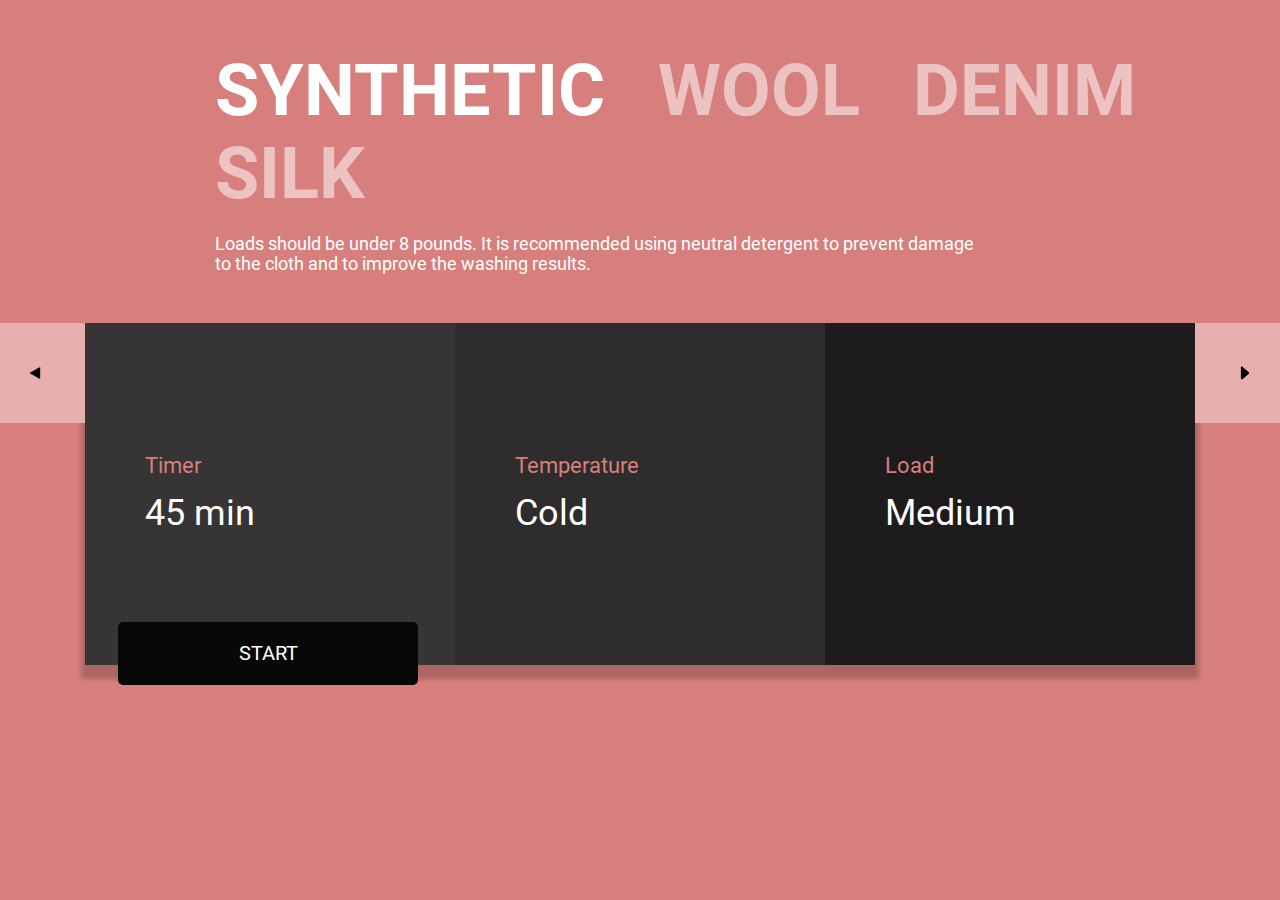
<file: index.html>
<!DOCTYPE html>
<html lang="en">
<head>
  <meta charset="UTF-8">
  <meta http-equiv="X-UA-Compatible" content="IE=edge">
  <meta name="viewport" content="width=device-width, initial-scale=1.0">
  <title>Washing maschine</title>
  <link rel="stylesheet" href="css/normalize.css">
  <link rel="stylesheet" href="css/style.css">
</head>
<body>

  <main class="site-content">
    <section class="cloth-types">
      <span class="cloth-type-active cloth-type-text">Synthetic</span>
      <span class="cloth-type-text">Wool</span>
      <span class="cloth-type-text">Denim</span>
      <span class="cloth-type-text">Silk</span>
      <p class="cloth-type-info">Loads should be under 8 pounds. It is recommended using neutral detergent to prevent damage to the cloth and to improve the washing results.</p>
    </section>


    <div class="machine-features container">
      <ul class="machine-features-list">
        <li class="machine-features-item">
          <span class="machine-features-item-name">Timer</span>
          <p class="machine-features-item-value">45 min</p>
          <button class="start-button" type="button">Start</button>
        </li>
        <li class="machine-features-item">
          <span class="machine-features-item-name">Temperature</span>
          <p class="machine-features-item-value">Cold</p>
        </li>
        <li class="machine-features-item">
          <span class="machine-features-item-name">Load</span>
          <p class="machine-features-item-value">Medium</p>
        </li>
      </ul>
    </div>
  </main>
</body>
</html>
</file>
<file: css/style.css>
:root{
  --main-font: "Roboto", "Arial", sans-serif;
  --text-color-black: #222;

}

@font-face {
  font-family: "Roboto";
  src: url("../fonts/Roboto-MediumItalic.woff2") format("woff2"),
    url("../fonts/Roboto-MediumItalic.woff") format("woff");
  font-weight: 500;
  font-style: italic;
  font-display: swap;
}

@font-face {
  font-family: "Roboto";
  src: url("../fonts/Roboto-Regular.woff2") format("woff2"),
    url("../fonts/Roboto-Regular.woff") format("woff");
  font-weight: normal;
  font-style: normal;
  font-display: swap;
}

@font-face {
  font-family: "Roboto";
  src: url("../fonts/Roboto-Bold.woff2") format("woff2"),
    url("../fonts/Roboto-Bold.woff") format("woff");
  font-weight: bold;
  font-style: normal;
  font-display: swap;
}

html {
  box-sizing: border-box;
  height: 100%;

}

*,
*::before,
*::after {
  box-sizing: inherit;
}

img {
  max-width: 100%;
  height: auto;
}

.visually-hidden {
  position: absolute;
  width: 1px;
  height: 1px;
  margin: -1px;
  border: 0;
  padding: 0;
  clip: rect(0 0 0 0);
  overflow: hidden;
}

.container {
  max-width: 1150px;
  margin-left: auto;
  margin-right: auto;
  padding-left: 20px;
  padding-right: 20px;
}

body {
  margin: 0;
  padding: 0;
  display: flex;
  flex-direction: column;
  font-family: var(--main-font);
  font-size: 14px;
  background-color: #D77F7C;
  color: var(--black-color);
  font-weight: 500;


}

.site-content {
  flex-grow: 1;
  padding-top: 50px;

}

.cloth-types{
  padding-left: 215px;
}

.cloth-type-text{
  font-size: 72px;
  font-weight: 700;
  color: rgba(255, 255, 255, 0.534);
  text-transform: uppercase;
  margin-right: 50px;
  transition: color 0.3s ease;

}

.cloth-type-text:last-child{
  margin-right: 0;
}

.cloth-type-text:hover{
  color: #eee;
}

.cloth-type-active{
  color: #fff;
}

.cloth-type-info{
  width: 760px;
  font-size: 18px;
  color: #fff;

}



/* features list  */
.machine-features {
  padding-top: 30px;

}

.machine-features-list {
  display: flex;
  padding: 0;
  margin: 0;
  list-style: none;
  box-shadow: 0px 10px 5px 4px rgba(0, 0, 0, 0.2);
}

.machine-features-item {
  width: 370px;
  padding: 130px 60px;
}

.machine-features-item:first-child{
  background-color: #363434;
  position: relative;
  display: block;


}

.machine-features-item:first-child::before{
  position: absolute;
  content: '';
  width: 100px;
  height: 100px;
  background-color: #E8AFAF;
  background-image: url(../img/left-arrow.png);
  background-position: center center;
  background-size: 12px ;
  background-repeat: no-repeat;
  display: block;
  left: -27%;
  top: 0px;
}



.machine-features-item:nth-child(2){
  background-color: #2E2C2C;
}

.machine-features-item:nth-child(3){
  background-color: #1E1B1C;
  display: block;
  position: relative;

}
.machine-features-item:nth-child(3)::after{
  position: absolute;
  content: '';
  width: 100px;
  height: 100px;
  background-color: #E8AFAF;
  background-image: url(../img/forward-icon.svg);
  background-position: center center;
  background-size: 20px;
  background-repeat: no-repeat;
  display: block;
  left: 100%;
  top: 0px;
  transition: background-color 0.3s ease;
}

.machine-features-item:nth-child(3)::after:hover{
    background-color: rgb(194, 187, 187);

}


.machine-features-item-name {
  color: #D77F7C;
  font-size: 22px;

}

.machine-features-item-value {
  font-weight: 500;
  margin-top: 15px;
  margin-bottom: 0;
  color: #fff;
  font-size: 36px;
}


.start-button{
  position: absolute;

  bottom: -6%;
  left: 9%;
  border:none;
  width: 300px;
  background-color: #080808;
  color: white;
  padding-top: 20px;
  padding-bottom: 20px;
  font-size: 20px;
  text-transform: uppercase;
  border-radius: 5px ;
  transition: transform 0.3s ease;
  transform-origin:left bottom;
}

.start-button:hover{
  transform: translateY(-5px);
  cursor: pointer;
}
</file>
